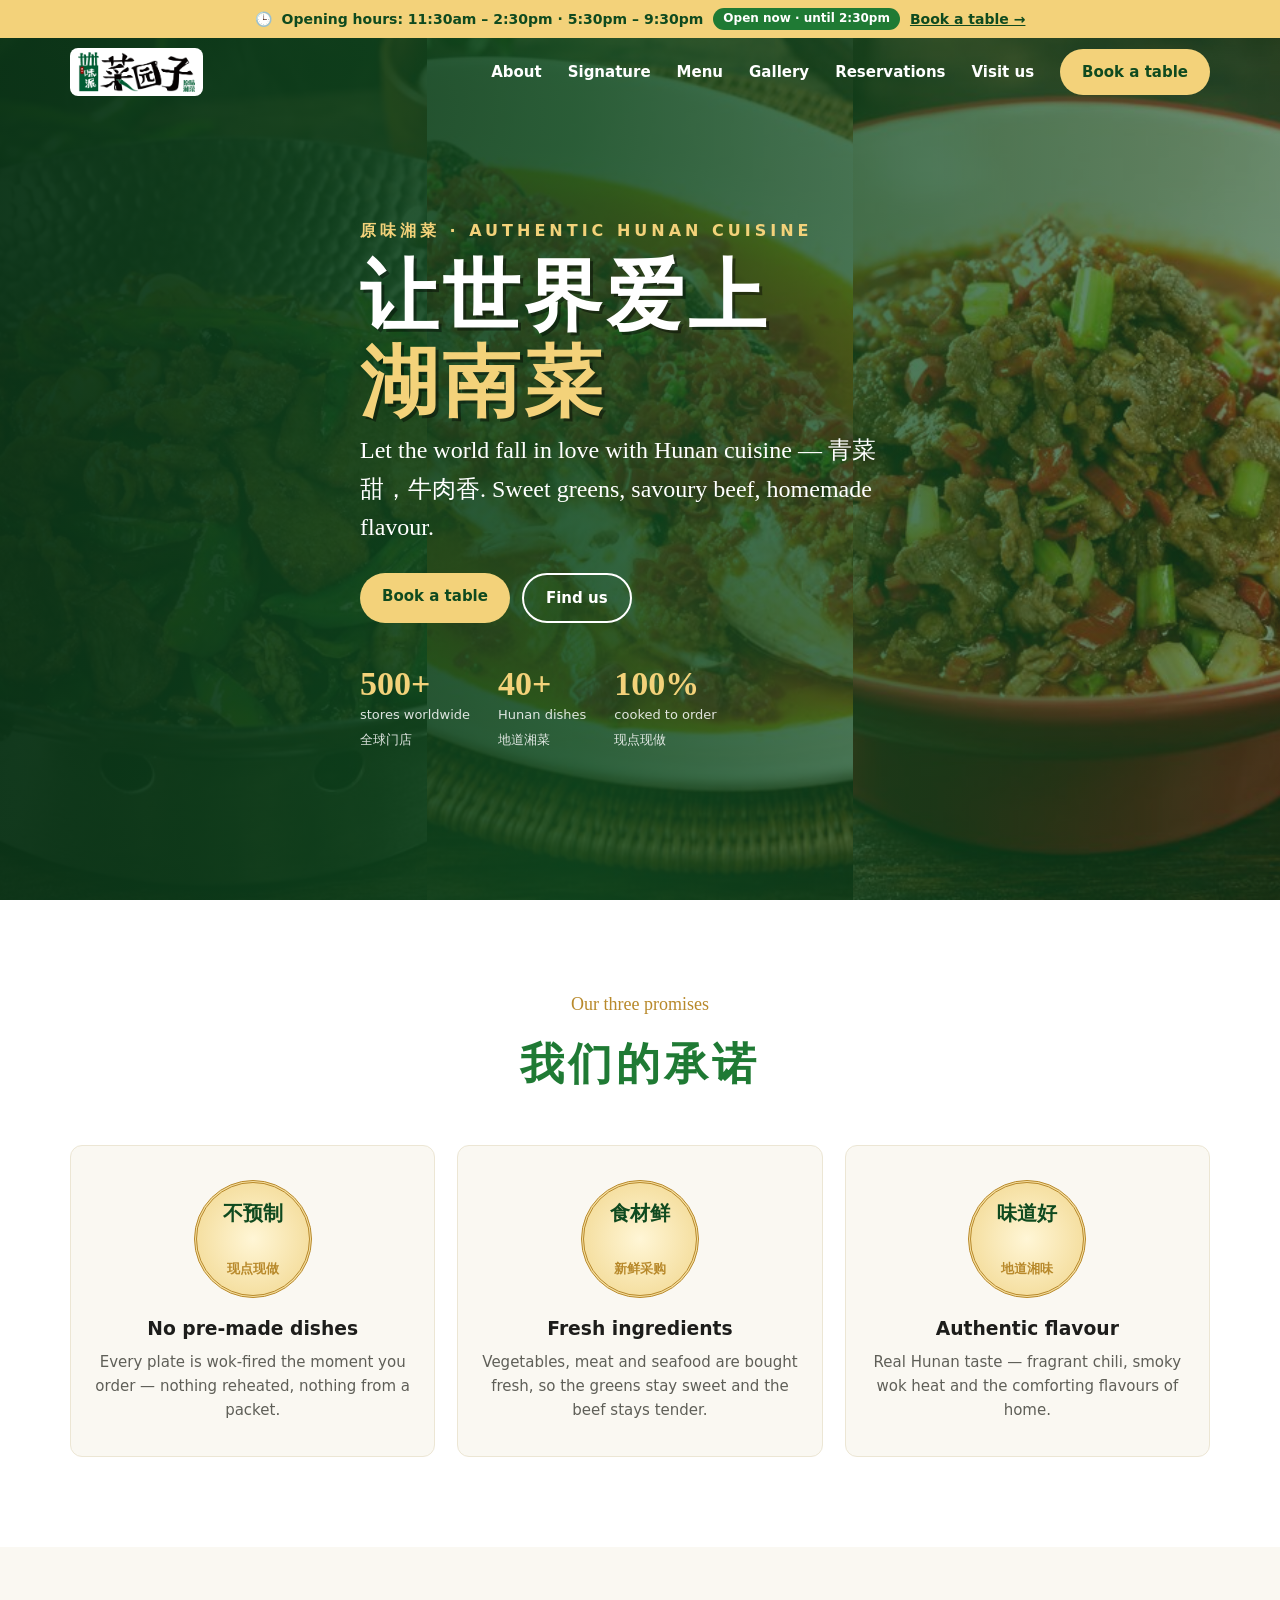
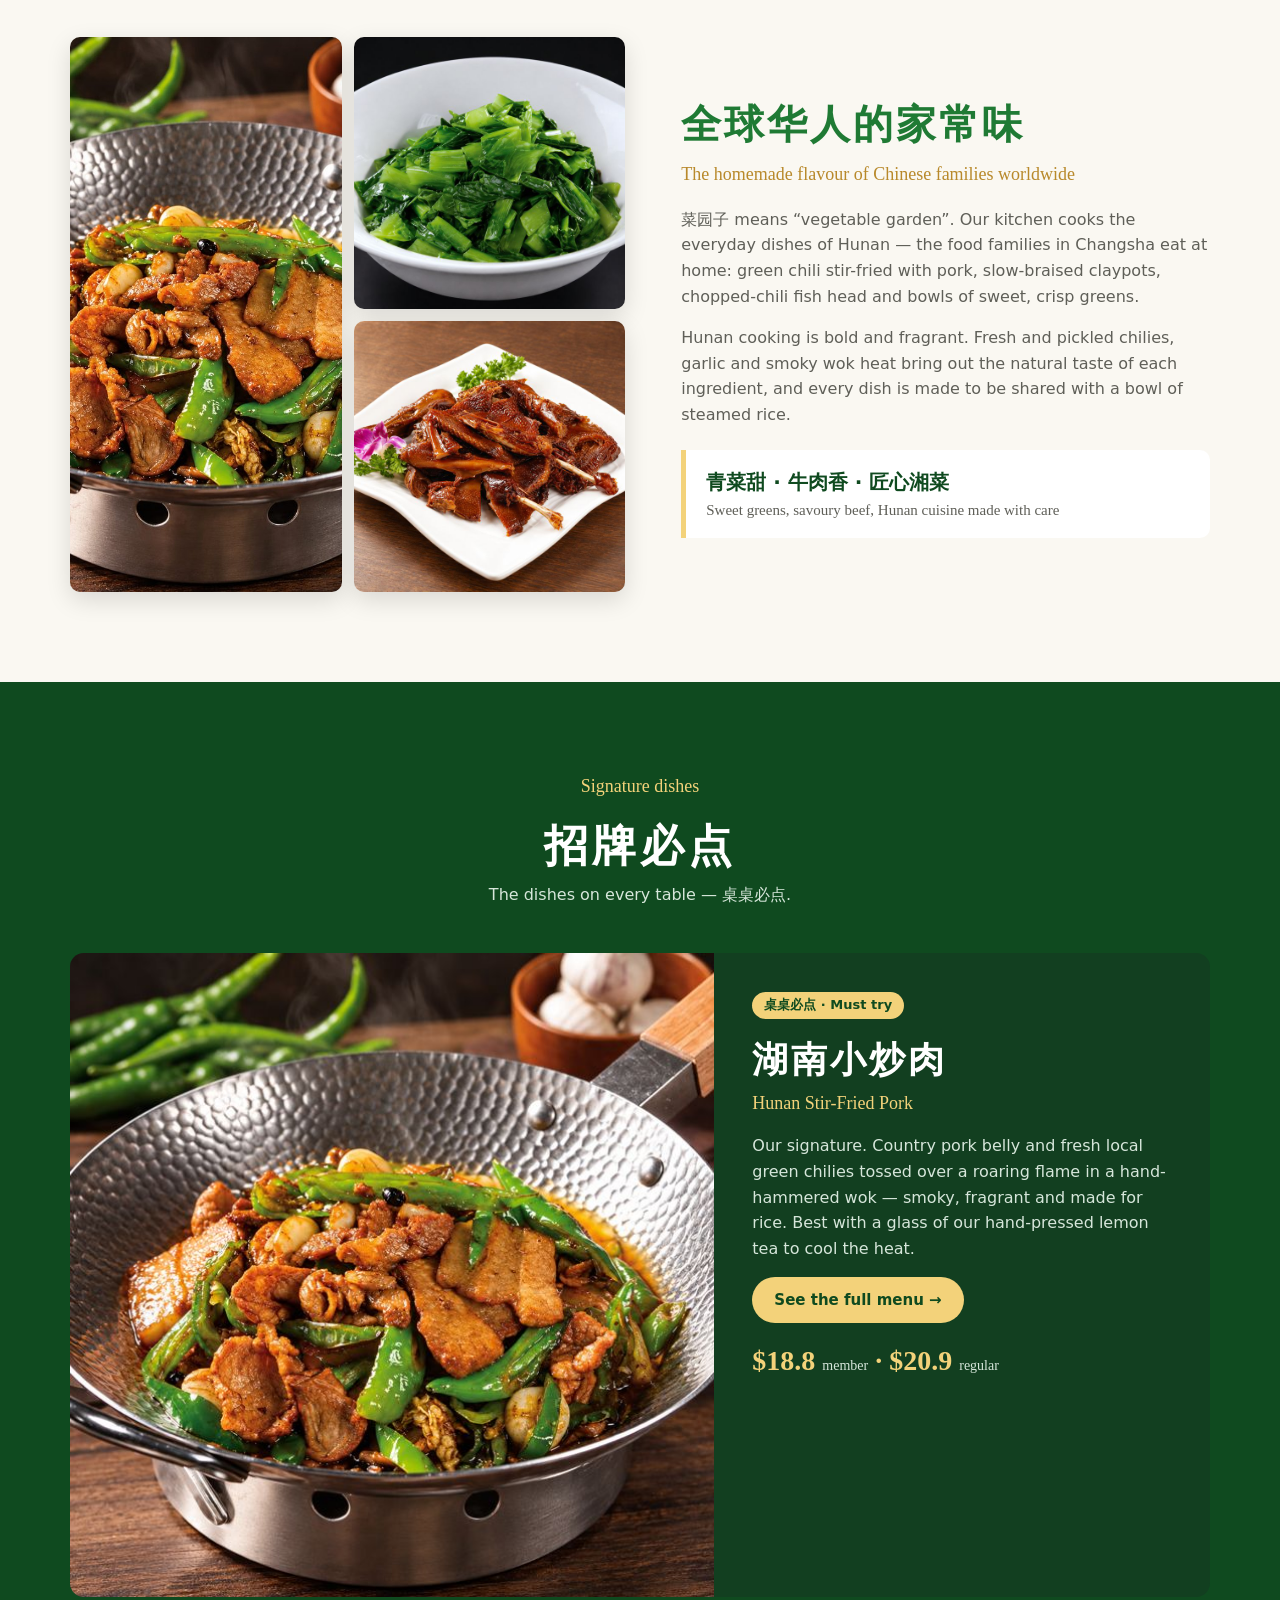
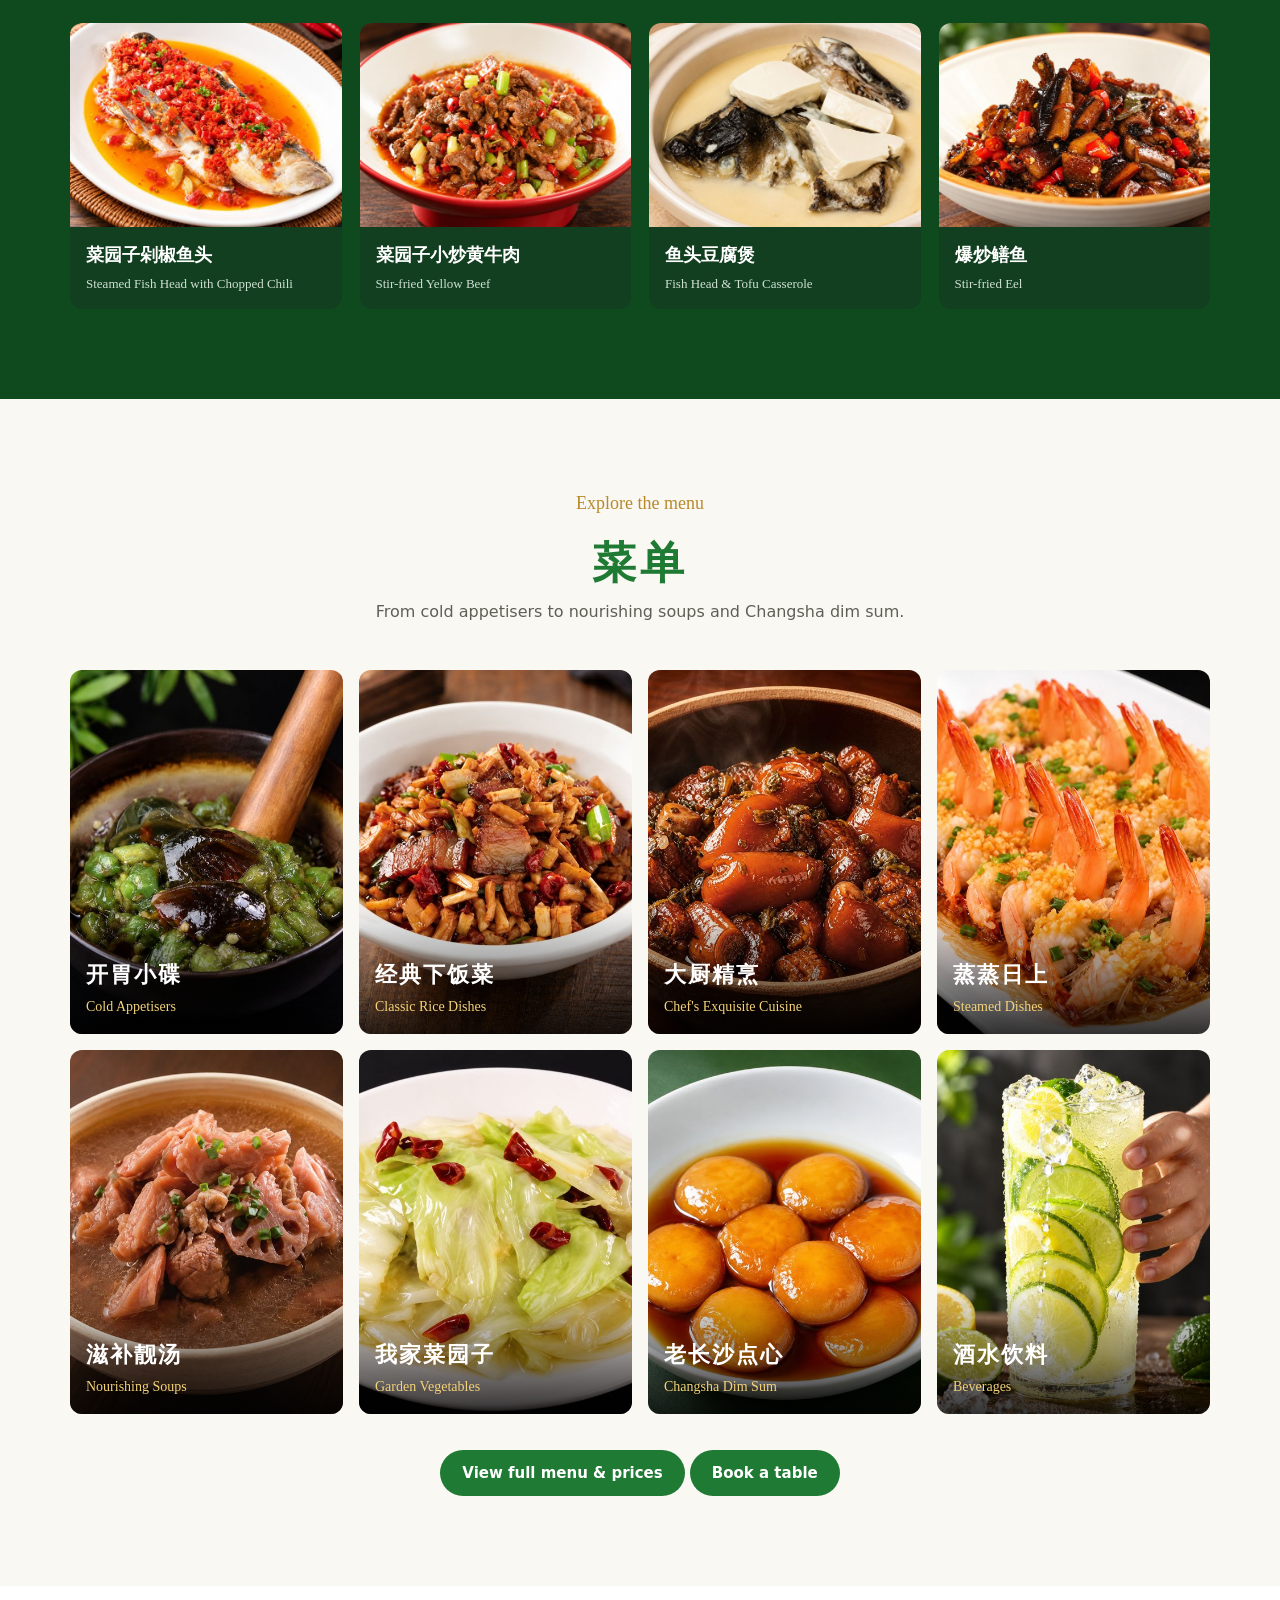
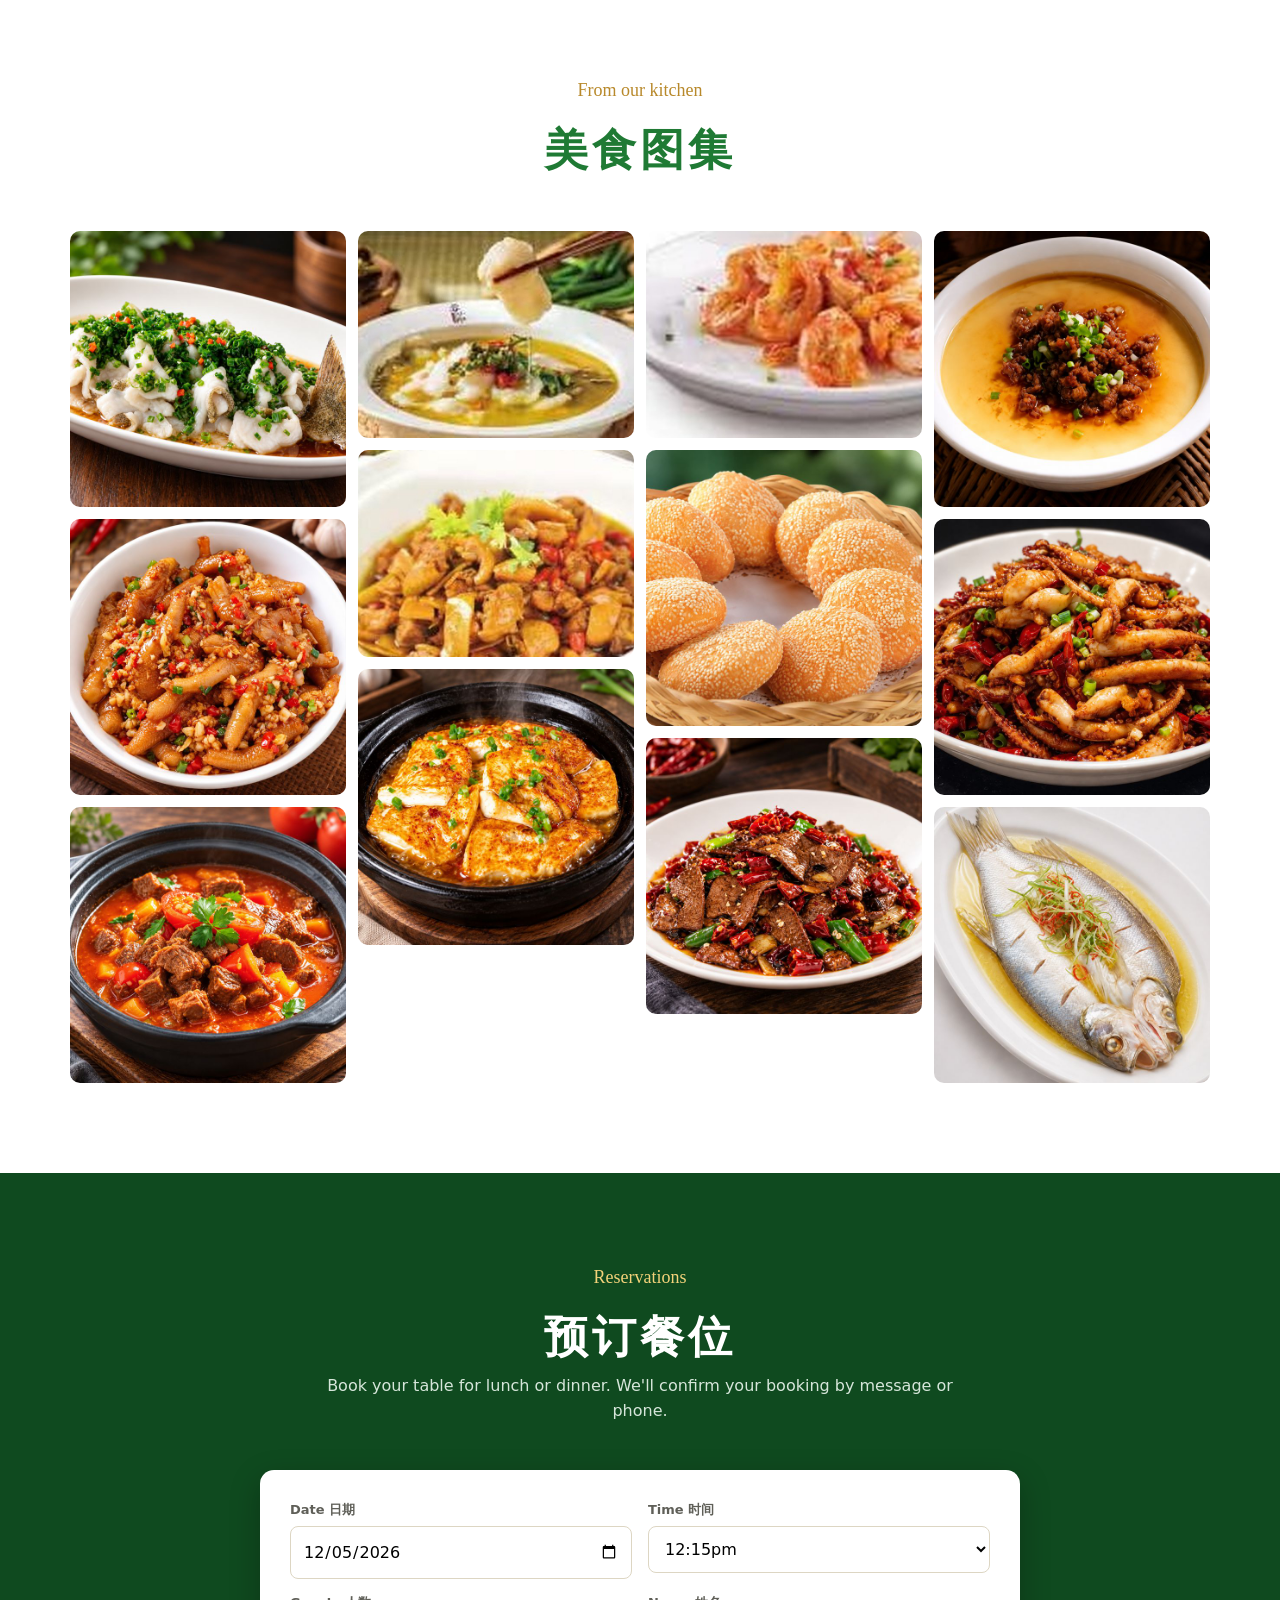
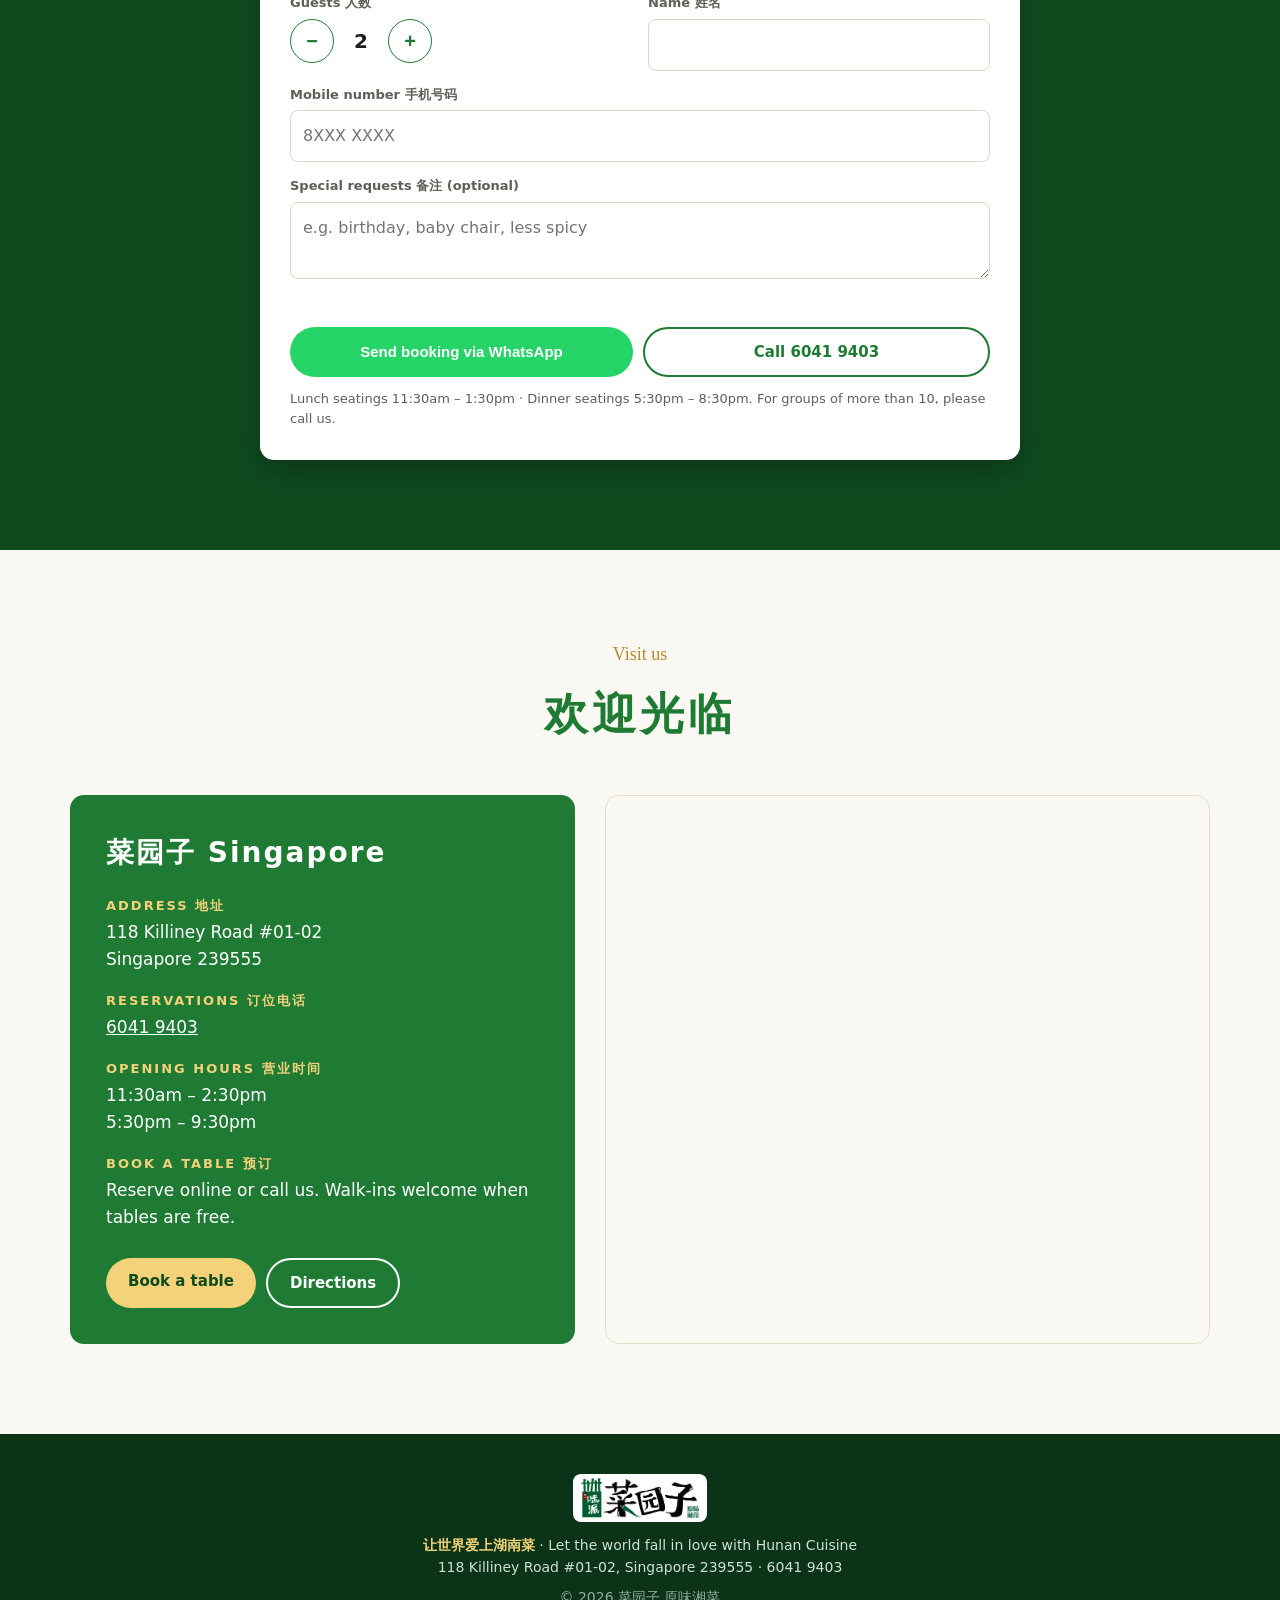
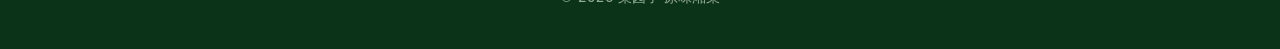
<file: index.html>
<!doctype html>
<html lang="en">
<head>
<meta charset="utf-8">
<meta name="viewport" content="width=device-width,initial-scale=1">
<title>菜园子 · Authentic Hunan Cuisine in Singapore</title>
<meta name="description" content="菜园子 原味湘菜 — authentic Hunan home cooking at 118 Killiney Road, Singapore. Cooked fresh to order with fresh ingredients.">
<meta name="theme-color" content="#1f7a34">
<link rel="stylesheet" href="css/style.css">
</head>
<body>
<header id="hdr">
  <div class="hoursbar" role="note"><div class="wrap"><span class="ic">🕒</span><span><span class="lbl">Opening hours: </span><span class="lbl2">Open </span><b>11:30am – 2:30pm</b> · <b>5:30pm – 9:30pm</b></span><span id="openpill" class="pill"></span><a href="#reserve">Book a table →</a></div></div>
  <div class="wrap nav">
    <a href="#top" class="logo" aria-label="菜园子 home"><img src="img/logo.png" alt="菜园子 原味湘菜"></a>
    <button class="menuT" aria-label="Menu" onclick="document.querySelector('.links').classList.toggle('open')">☰</button>
    <nav class="links" onclick="if(event.target.tagName==='A')this.classList.remove('open')">
      <a href="#about">About</a><a href="#signature">Signature</a><a href="#menu">Menu</a><a href="#gallery">Gallery</a><a href="#reserve">Reservations</a><a href="#visit">Visit us</a>
      <a class="btn" href="#reserve">Book a table</a>
    </nav>
  </div>
</header>

<section class="hero" id="top" style="padding:0">
  <div class="bg"><img src="img/hunan-stir-fried-pork.jpg" alt=""><img src="img/cai-yuan-zi-steamed-fish-head-with-chopped-chili.jpg" alt=""><img src="img/cai-yuan-zi-stir-fried-yellow-beef.jpg" alt=""></div>
  <div class="wrap">
    <div class="kick">原味湘菜 · AUTHENTIC HUNAN CUISINE</div>
    <h1>让世界爱上<br><span>湖南菜</span></h1>
    <p class="en serif">Let the world fall in love with Hunan cuisine — 青菜甜，牛肉香. Sweet greens, savoury beef, homemade flavour.</p>
    <div class="cta"><a class="btn" href="#reserve">Book a table</a><a class="btn ghost" href="#visit">Find us</a></div>
    <div class="stat"><div><b>500+</b><span>stores worldwide<br>全球门店</span></div><div><b>40+</b><span>Hunan dishes<br>地道湘菜</span></div><div><b>100%</b><span>cooked to order<br>现点现做</span></div></div>
  </div>
</section>

<section class="promise" id="about">
  <div class="wrap">
    <div class="head reveal"><p class="en">Our three promises</p><h2 class="zh">我们的承诺</h2></div>
    <div class="pgrid">
      <div class="pcard reveal"><div class="laurel">不预制<small>现点现做</small></div><h3>No pre-made dishes</h3><p>Every plate is wok-fired the moment you order — nothing reheated, nothing from a packet.</p></div>
      <div class="pcard reveal"><div class="laurel">食材鲜<small>新鲜采购</small></div><h3>Fresh ingredients</h3><p>Vegetables, meat and seafood are bought fresh, so the greens stay sweet and the beef stays tender.</p></div>
      <div class="pcard reveal"><div class="laurel">味道好<small>地道湘味</small></div><h3>Authentic flavour</h3><p>Real Hunan taste — fragrant chili, smoky wok heat and the comforting flavours of home.</p></div>
    </div>
  </div>
</section>

<section class="story">
  <div class="wrap grid">
    <div class="collage reveal">
      <img src="img/hunan-stir-fried-pork-wok.jpg" alt="Hunan stir-fried pork in a hammered wok">
      <img src="img/sauteed-leaf-lettuce.jpg" alt="Sautéed leaf lettuce">
      <img src="img/old-changsha-spiced-salted-duck.jpg" alt="Caiyuanzi spiced dry-pressed duck">
    </div>
    <div class="reveal">
      <h2>全球华人的家常味</h2>
      <p class="en">The homemade flavour of Chinese families worldwide</p>
      <p>菜园子 means “vegetable garden”. Our kitchen cooks the everyday dishes of Hunan — the food families in Changsha eat at home: green chili stir-fried with pork, slow-braised claypots, chopped-chili fish head and bowls of sweet, crisp greens.</p>
      <p>Hunan cooking is bold and fragrant. Fresh and pickled chilies, garlic and smoky wok heat bring out the natural taste of each ingredient, and every dish is made to be shared with a bowl of steamed rice.</p>
      <blockquote>青菜甜 · 牛肉香 · 匠心湘菜<span>Sweet greens, savoury beef, Hunan cuisine made with care</span></blockquote>
    </div>
  </div>
</section>

<section class="sig" id="signature">
  <div class="wrap">
    <div class="head reveal"><p class="en">Signature dishes</p><h2 class="zh">招牌必点</h2><p>The dishes on every table — 桌桌必点.</p></div>
    <div class="feat reveal">
      <img src="img/hunan-stir-fried-pork.jpg" alt="Hunan stir-fried pork">
      <div class="t"><span class="tag">桌桌必点 · Must try</span><h3>湖南小炒肉</h3><div class="serif">Hunan Stir-Fried Pork</div>
        <p>Our signature. Country pork belly and fresh local green chilies tossed over a roaring flame in a hand-hammered wok — smoky, fragrant and made for rice. Best with a glass of our hand-pressed lemon tea to cool the heat.</p>
        <p><a class="btn" href="order/?menu#s-sig">See the full menu →</a></p>
        <div class="price">$18.8 <small>member</small> · $20.9 <small>regular</small></div></div>
    </div>
    <div class="dgrid">
      <a class="dish reveal" href="order/?menu#s-garden"><img loading="lazy" src="img/cai-yuan-zi-steamed-fish-head-with-chopped-chili.jpg" alt=""><div><b>菜园子剁椒鱼头</b><span>Steamed Fish Head with Chopped Chili</span></div></a>
      <a class="dish reveal" href="order/?menu#s-sig"><img loading="lazy" src="img/cai-yuan-zi-stir-fried-yellow-beef.jpg" alt=""><div><b>菜园子小炒黄牛肉</b><span>Stir-fried Yellow Beef</span></div></a>
      <a class="dish reveal" href="order/?menu#s-chef"><img loading="lazy" src="img/fish-head-and-tofu-casserole.jpg" alt=""><div><b>鱼头豆腐煲</b><span>Fish Head &amp; Tofu Casserole</span></div></a>
      <a class="dish reveal" href="order/?menu#s-garden"><img loading="lazy" src="img/stir-fried-eel.jpg" alt=""><div><b>爆炒鳝鱼</b><span>Stir-fried Eel</span></div></a>
    </div>
  </div>
</section>

<section id="menu">
  <div class="wrap">
    <div class="head reveal"><p class="en">Explore the menu</p><h2 class="zh">菜单</h2><p>From cold appetisers to nourishing soups and Changsha dim sum.</p></div>
    <div class="cats">
      <a class="cat reveal" href="order/?menu#s-cold"><img loading="lazy" src="img/mashed-green-peppers-with-preserved-egg.jpg" alt=""><div><b>开胃小碟</b><span>Cold Appetisers</span></div></a>
      <a class="cat reveal" href="order/?menu#s-rice"><img loading="lazy" src="img/stir-fried-dried-radish-with-preserved-pork.jpg" alt=""><div><b>经典下饭菜</b><span>Classic Rice Dishes</span></div></a>
      <a class="cat reveal" href="order/?menu#s-chef"><img loading="lazy" src="img/braised-pork-trotters-with-preserved-mustard-greens.jpg" alt=""><div><b>大厨精烹</b><span>Chef's Exquisite Cuisine</span></div></a>
      <a class="cat reveal" href="order/?menu#s-steam"><img loading="lazy" src="img/garlic-shrimp-with-vermicelli.jpg" alt=""><div><b>蒸蒸日上</b><span>Steamed Dishes</span></div></a>
      <a class="cat reveal" href="order/?menu#s-soup"><img loading="lazy" src="img/lotus-root-and-pork-knuckle-soup.jpg" alt=""><div><b>滋补靓汤</b><span>Nourishing Soups</span></div></a>
      <a class="cat reveal" href="order/?menu#s-veg"><img loading="lazy" src="img/shredded-cabbage-stir-fry.jpg" alt=""><div><b>我家菜园子</b><span>Garden Vegetables</span></div></a>
      <a class="cat reveal" href="order/?menu#s-dim"><img loading="lazy" src="img/sugar-oil-glutinous-rice-cakes.jpg" alt=""><div><b>老长沙点心</b><span>Changsha Dim Sum</span></div></a>
      <a class="cat reveal" href="order/?menu#s-drink"><img loading="lazy" src="img/handcrafted-fresh-lemon-tea.jpg" alt=""><div><b>酒水饮料</b><span>Beverages</span></div></a>
    </div>
    <div class="center"><a class="btn green" href="order/?menu">View full menu &amp; prices</a> <a class="btn green" href="#reserve">Book a table</a></div>
  </div>
</section>

<section class="gallery" id="gallery">
  <div class="wrap">
    <div class="head reveal"><p class="en">From our kitchen</p><h2 class="zh">美食图集</h2></div>
    <div class="gal">
      <img loading="lazy" src="img/steamed-sea-bass-with-chili-sauce.jpg" alt="Steamed sea bass with chili sauce">
      <img loading="lazy" src="img/garlic-chicken-feet.jpg" alt="Garlic chicken feet">
      <img loading="lazy" src="img/braised-beef-brisket-with-tomato.jpg" alt="Braised beef brisket with tomato">
      <img loading="lazy" src="img/sour-fish-in-golden-broth.jpg" alt="Sour fish in golden broth">
      <img loading="lazy" src="img/stir-fried-chicken-with-old-ginger.jpg" alt="Stir-fried chicken with old ginger">
      <img loading="lazy" src="img/braised-tofu-in-clay-pot.jpg" alt="Braised tofu in clay pot">
      <img loading="lazy" src="img/salt-and-pepper-spicy-shrimp.jpg" alt="Salt and pepper spicy shrimp">
      <img loading="lazy" src="img/pumpkin-pancakes.jpg" alt="Pumpkin pancakes">
      <img loading="lazy" src="img/bandit-style-sauteed-pork-liver.jpg" alt="Bandit-style sautéed pork liver">
      <img loading="lazy" src="img/steamed-egg-with-minced-pork.jpg" alt="Steamed egg with minced pork">
      <img loading="lazy" src="img/dry-pot-squid-tentacles.jpg" alt="Dry pot squid tentacles">
      <img loading="lazy" src="img/grilled-white-culter-fish.jpg" alt="Grilled white culter fish">
    </div>
  </div>
</section>

<section class="reserve" id="reserve">
  <div class="wrap">
    <div class="head reveal"><p class="en">Reservations</p><h2 class="zh">预订餐位</h2><p>Book your table for lunch or dinner. We'll confirm your booking by message or phone.</p></div>
    <form class="rform reveal" id="rform" novalidate>
      <div class="rgrid">
        <div><label for="rdate">Date 日期</label><input type="date" id="rdate" required></div>
        <div><label for="rtime">Time 时间</label><select id="rtime" required></select></div>
        <div><label>Guests 人数</label><div class="guests"><button type="button" aria-label="Fewer guests" data-d="-1">−</button><output id="rpax">2</output><button type="button" aria-label="More guests" data-d="1">+</button></div></div>
        <div><label for="rname">Name 姓名</label><input id="rname" autocomplete="name" required></div>
        <div class="full"><label for="rphone">Mobile number 手机号码</label><input id="rphone" inputmode="tel" autocomplete="tel" placeholder="8XXX XXXX" required></div>
        <div class="full"><label for="rnote">Special requests 备注 (optional)</label><textarea id="rnote" rows="2" placeholder="e.g. birthday, baby chair, less spicy"></textarea></div>
      </div>
      <div class="rerr" id="rerr" role="alert"></div>
      <div class="ractions">
        <button type="submit" class="btn wa">Send booking via WhatsApp</button>
        <a class="btn call" href="tel:+6560419403">Call 6041 9403</a>
      </div>
      <p class="rnote">Lunch seatings 11:30am – 1:30pm · Dinner seatings 5:30pm – 8:30pm. For groups of more than 10, please call us.</p>
      <div class="rdone" id="rdone"><b>谢谢！Your booking message is ready</b><p>Press send in WhatsApp. Your table is confirmed once we reply.</p></div>
    </form>
  </div>
</section>

<section class="visit" id="visit">
  <div class="wrap">
    <div class="head reveal"><p class="en">Visit us</p><h2 class="zh">欢迎光临</h2></div>
    <div class="grid">
      <div class="info reveal">
        <h3>菜园子 Singapore</h3>
        <dl>
          <div><dt>Address 地址</dt><dd>118 Killiney Road #01-02<br>Singapore 239555</dd></div>
          <div><dt>Reservations 订位电话</dt><dd><a href="tel:+6560419403">6041 9403</a></dd></div>
          <div><dt>Opening hours 营业时间</dt><dd>11:30am – 2:30pm<br>5:30pm – 9:30pm</dd></div>
          <div><dt>Book a table 预订</dt><dd>Reserve online or call us. Walk-ins welcome when tables are free.</dd></div>
        </dl>
        <p style="margin:26px 0 0;display:flex;gap:10px;flex-wrap:wrap"><a class="btn" href="#reserve">Book a table</a><a class="btn ghost" href="https://www.google.com/maps/search/?api=1&amp;query=118+Killiney+Road+Singapore+239555" target="_blank" rel="noopener">Directions</a></p>
      </div>
      <div class="map reveal"><iframe title="Map to 118 Killiney Road" loading="lazy" referrerpolicy="no-referrer-when-downgrade" src="https://maps.google.com/maps?q=118%20Killiney%20Road%2C%20Singapore%20239555&amp;z=16&amp;output=embed"></iframe></div>
    </div>
  </div>
</section>

<footer>
  <div class="logo"><img src="img/logo.png" alt="菜园子"></div>
  <div><b>让世界爱上湖南菜</b> · Let the world fall in love with Hunan Cuisine</div>
  <div>118 Killiney Road #01-02, Singapore 239555 · 6041 9403</div>
  <div style="margin-top:8px;opacity:.7">© <span id="yr"></span> 菜园子 原味湘菜</div>
</footer>

<script src="js/main.js"></script>
</body>
</html>
</file>
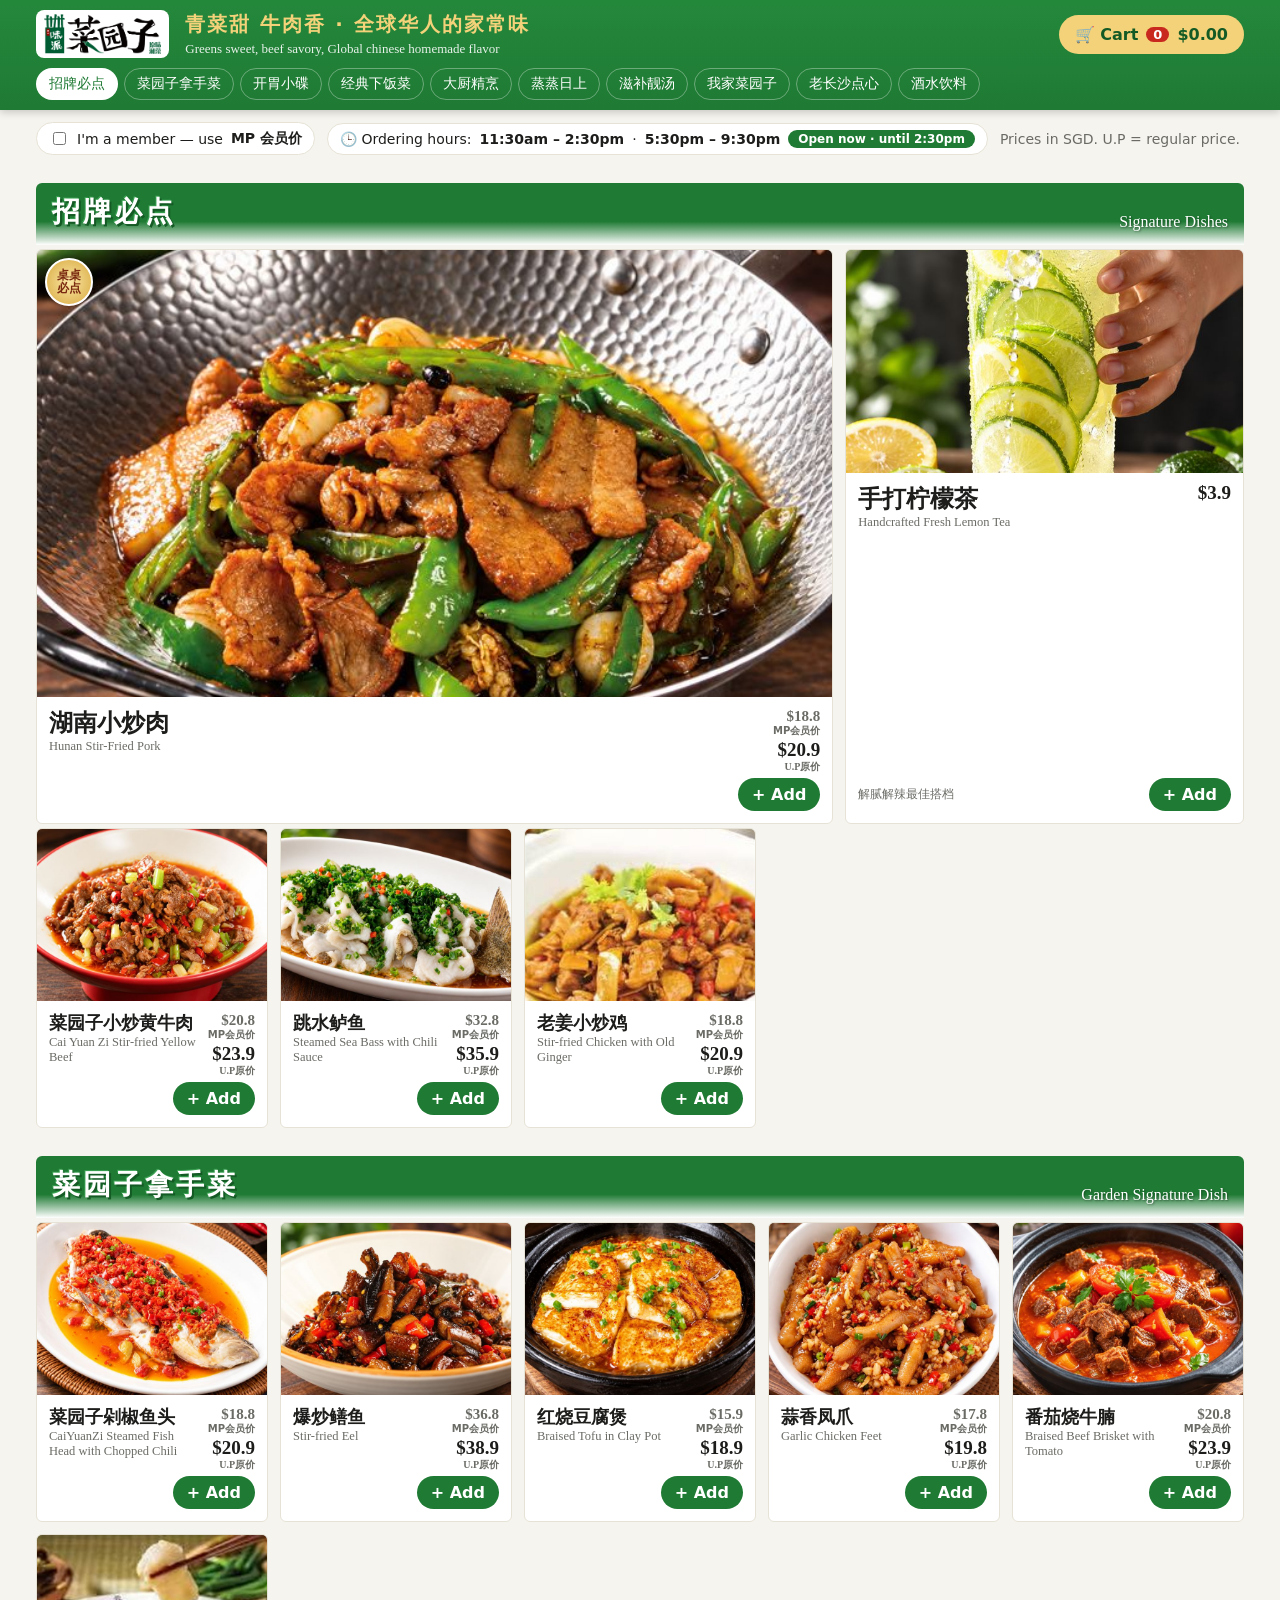
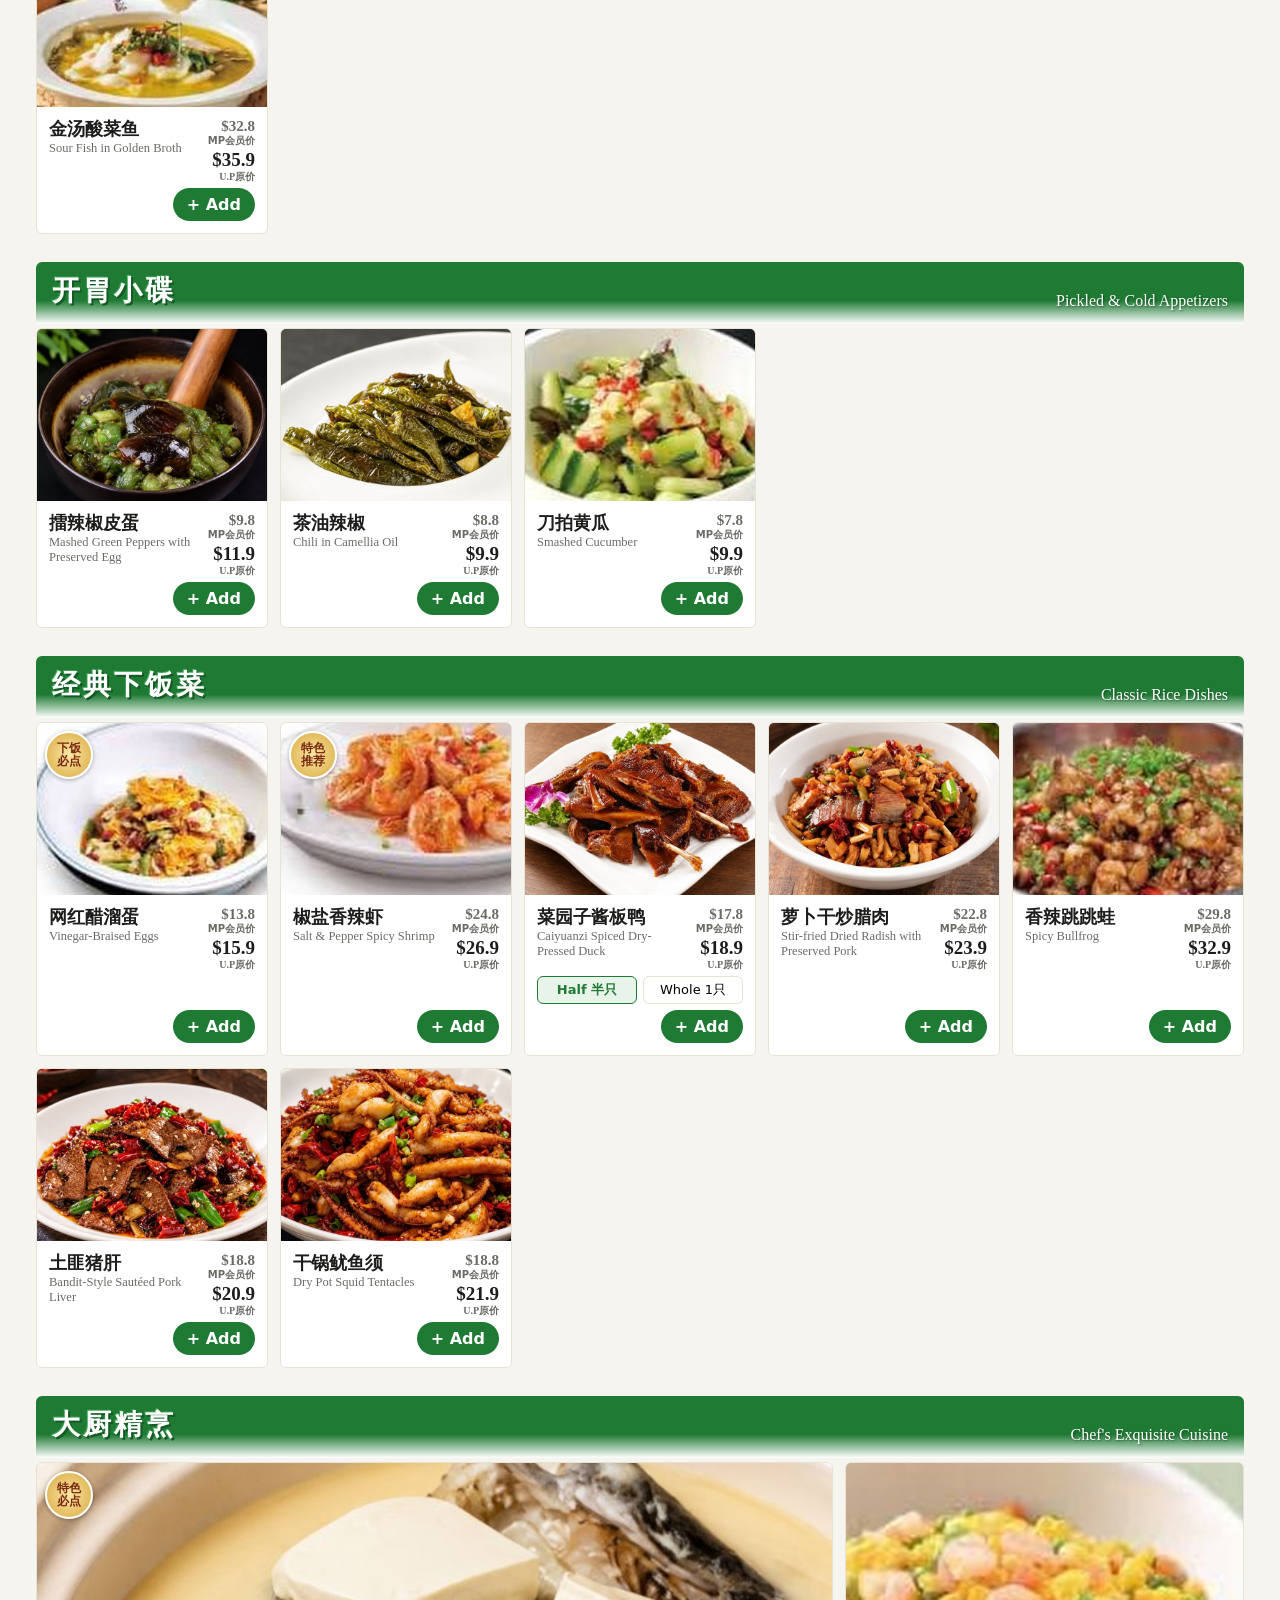
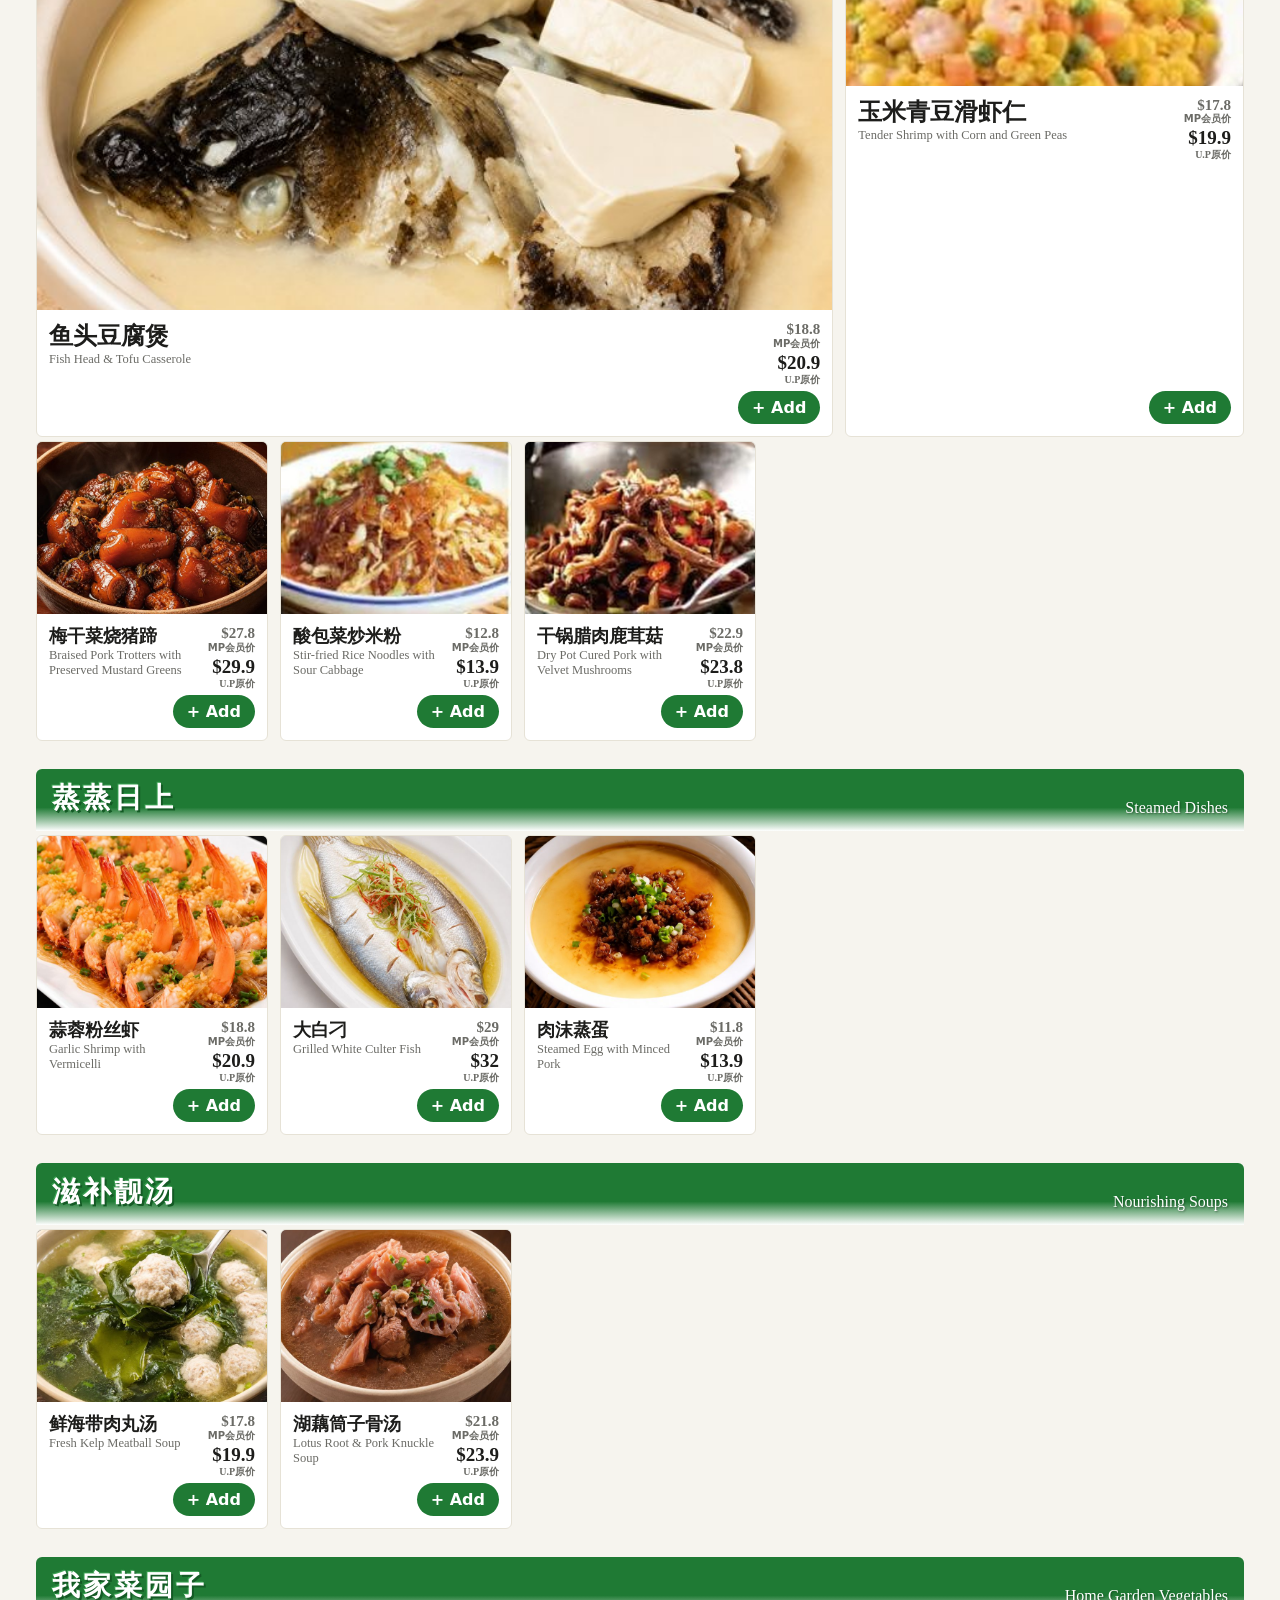
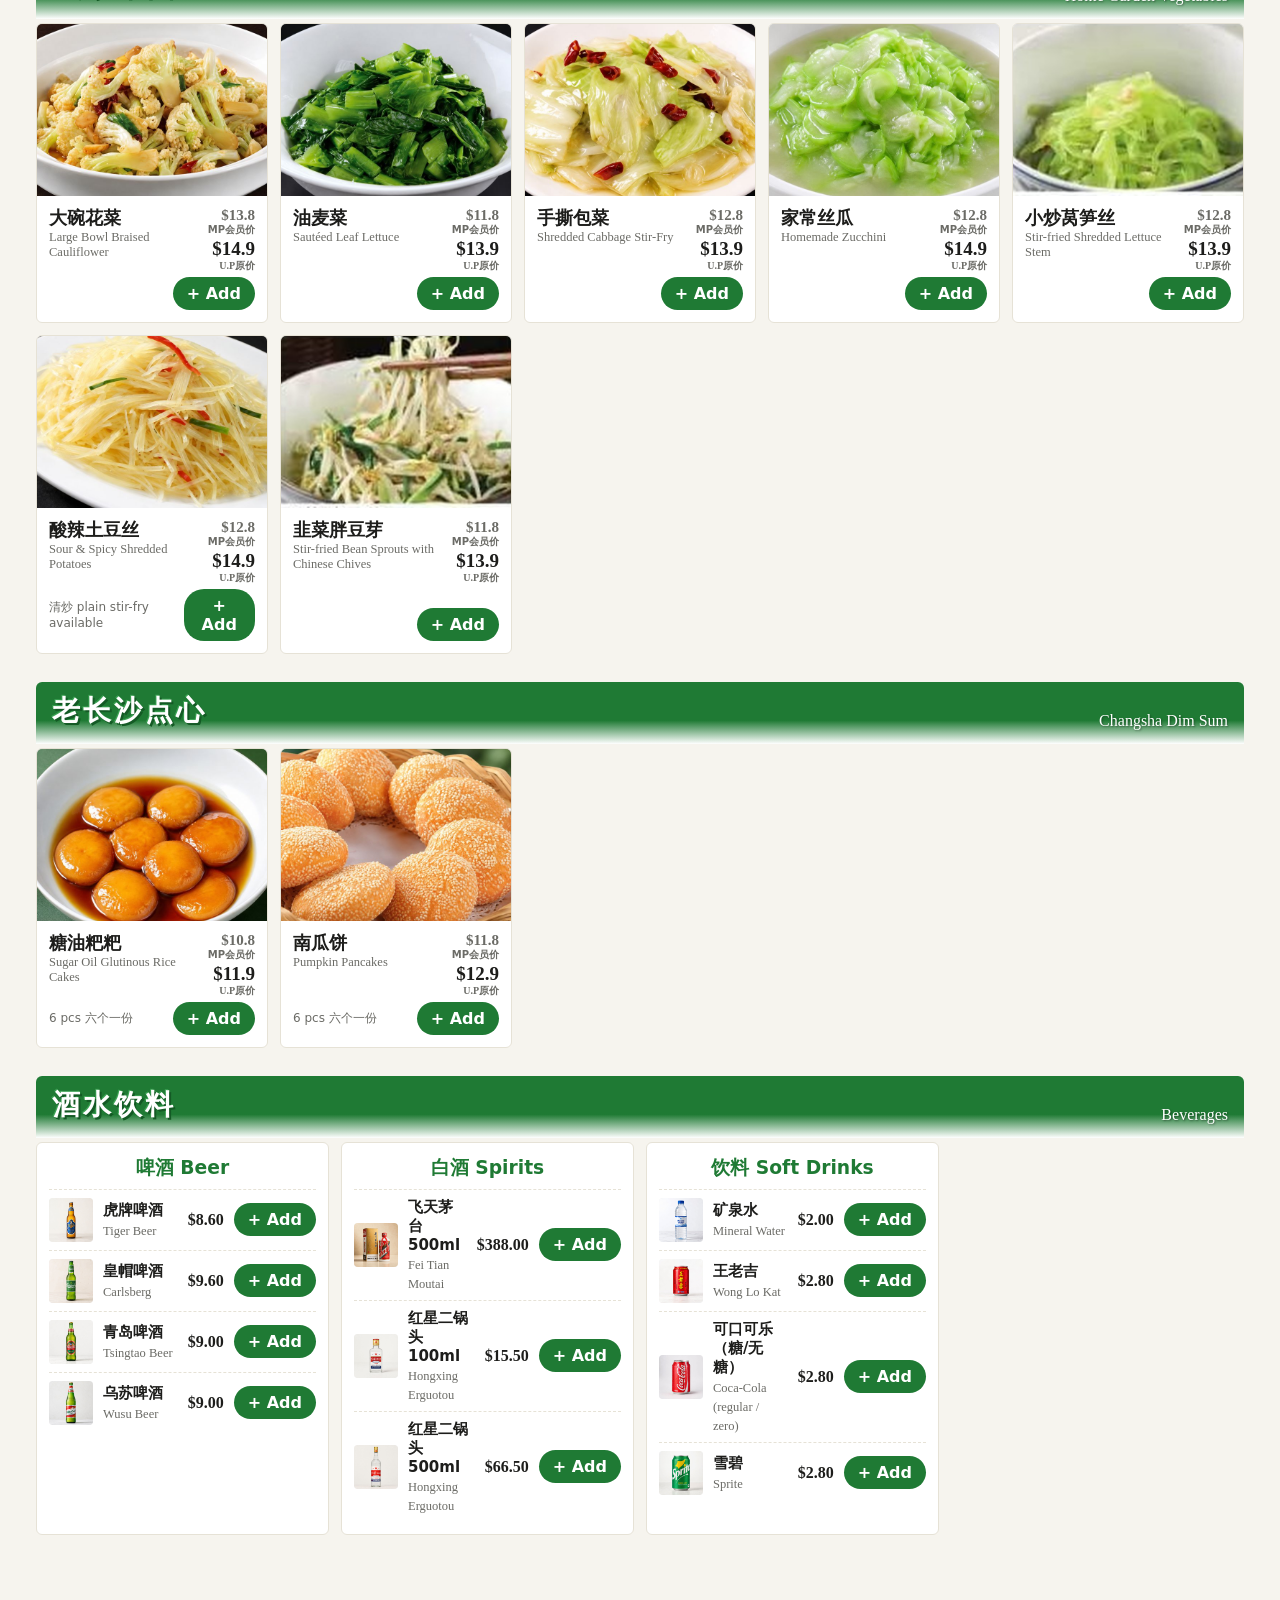
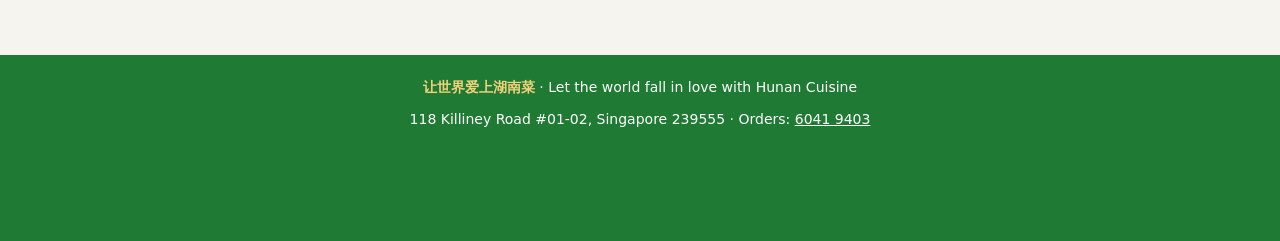
<file: order/index.html>
<!doctype html>
<html lang="en">
<head>
<meta charset="utf-8">
<meta name="viewport" content="width=device-width,initial-scale=1,viewport-fit=cover">
<title>菜园子 Order Online</title>
<meta name="theme-color" content="#1f7a34">
<link rel="stylesheet" href="css/order.css">
</head>
<body>
<header>
  <div class="top">
    <div class="logo"><img src="../img/logo.png" alt="菜园子 原味湘菜"></div>
    <div class="slogan"><b>青菜甜 牛肉香 · 全球华人的家常味</b><span>Greens sweet, beef savory, Global chinese homemade flavor</span></div>
    <button class="cartbtn" onclick="openCart()">🛒 Cart <i id="cnt">0</i> <span id="ctot">$0.00</span></button>
  </div>
  <nav id="nav"></nav>
</header>
<div class="bar">
  <label class="toggle"><input type="checkbox" id="member" style="width:auto"> I'm a member — use <b>MP 会员价</b></label>
  <span class="hours">🕒 Ordering hours: <b>11:30am – 2:30pm</b> · <b>5:30pm – 9:30pm</b> <span id="openpill" class="pill"></span></span>
  <span>Prices in SGD. U.P = regular price.</span>
</div>
<main id="menu"></main>
<footer>
  <div><b>让世界爱上湖南菜</b> · Let the world fall in love with Hunan Cuisine</div>
  <p>118 Killiney Road #01-02, Singapore 239555 · Orders: <a href="tel:+6560419403" style="color:#fff">6041 9403</a></p>
</footer>
<button class="fab hide" id="fab" onclick="openCart()"><span>🛒 <span id="fcnt">0</span> items</span><span>View cart · <span id="ftot">$0.00</span></span></button>

<div id="shell">
  <div class="scrim" onclick="closeCart()"></div>
  <aside class="drawer" aria-label="Cart">
    <div class="dh"><h3 id="dtitle">Your order</h3><button onclick="closeCart()" aria-label="Close">×</button></div>
    <div class="db" id="db"></div>
    <div class="df" id="df"></div>
  </aside>
</div>

<script src="js/order.js"></script>
</body>
</html>
</file>
<file: css/style.css>
/* 菜园子 website – styles (colours, layout, phone layout) */
:root{--g:#1f7a34;--gd:#0f4a1f;--gold:#f3d27a;--golddk:#b8892b;--ink:#1d1d1b;--mute:#5f5f58;--bg:#faf8f2;--red:#c8281e}
*{box-sizing:border-box}html{scroll-behavior:smooth}
body{margin:0;font-family:system-ui,-apple-system,"Segoe UI","PingFang SC","Microsoft YaHei",sans-serif;color:var(--ink);background:var(--bg);line-height:1.6}
img{display:block;max-width:100%}a{color:inherit}
.wrap{max-width:1180px;margin:auto;padding:0 20px}
.serif{font-family:Georgia,"Times New Roman",serif}
/* nav */
header{position:fixed;inset:0 0 auto;z-index:20;transition:background .3s,box-shadow .3s}
.hoursbar{background:var(--gold);color:var(--gd);font-size:14px;font-weight:600}
.hoursbar .wrap{display:flex;align-items:center;justify-content:center;gap:10px;flex-wrap:wrap;min-height:38px;padding-top:6px;padding-bottom:6px;text-align:center}
.hoursbar b{font-weight:800}
.hoursbar .pill{color:#fff;background:var(--g);border-radius:12px;padding:1px 10px;font-size:12px;font-weight:800}
.hoursbar .pill.closed{background:var(--red)}
.hoursbar a{color:var(--gd);font-weight:800}
.hoursbar b{white-space:nowrap}.hoursbar .lbl2{display:none}
@media (max-width:600px){.hoursbar{font-size:12.5px}.hoursbar .wrap{gap:4px 8px;padding-left:10px;padding-right:10px}.hoursbar .lbl,.hoursbar .ic{display:none}.hoursbar .lbl2{display:inline}.hoursbar .pill{font-size:11px}}
header.solid{background:var(--g);box-shadow:0 2px 10px #0003}
.nav{display:flex;align-items:center;justify-content:space-between;height:68px}
.logo{background:#fff;border-radius:8px;padding:4px 8px;height:48px;display:flex}.logo img{height:40px;width:auto}
.links{display:flex;gap:26px;align-items:center}
.links a{color:#fff;text-decoration:none;font-weight:600;font-size:15px}
.links a:hover{color:var(--gold)}
.btn{display:inline-block;background:var(--gold);color:var(--gd)!important;padding:11px 22px;border-radius:30px;font-weight:800;text-decoration:none;border:0;font-size:15px}
.btn:hover{background:#fff}
.btn.ghost{background:transparent;color:#fff!important;border:2px solid #fff}
.menuT{display:none;background:none;border:0;color:#fff;font-size:28px;cursor:pointer}
/* hero */
.hero{position:relative;min-height:100vh;display:grid;align-items:center;color:#fff;overflow:hidden;background:var(--gd)}
.hero .bg{position:absolute;inset:0;display:grid;grid-template-columns:repeat(3,1fr);opacity:.55}
.hero .bg img{width:100%;height:100%;object-fit:cover}
.hero:after{content:"";position:absolute;inset:0;background:linear-gradient(90deg,#0b3317f2 0%,#0f4a1fc4 45%,#0f4a1f40 100%)}
.hero .wrap{position:relative;z-index:1;padding-top:130px;padding-bottom:60px}
.hero .kick{color:var(--gold);letter-spacing:4px;font-weight:700}
.hero h1{font-size:clamp(40px,7vw,78px);line-height:1.1;margin:10px 0 6px;letter-spacing:4px;text-shadow:3px 3px 0 #0006}
.hero h1 span{color:var(--gold)}
.hero p.en{font-size:clamp(18px,2.4vw,24px);margin:0 0 26px;max-width:560px}
.hero .cta{display:flex;gap:12px;flex-wrap:wrap}
.stat{display:flex;gap:28px;margin-top:44px;flex-wrap:wrap}
.stat div b{display:block;font-size:34px;color:var(--gold);font-family:Georgia,serif;line-height:1}
.stat div span{font-size:13px;opacity:.85}
/* sections */
section{padding:90px 0}
.head{text-align:center;max-width:680px;margin:0 auto 46px}
.head .zh{font-size:clamp(30px,4.5vw,44px);font-weight:900;color:var(--g);letter-spacing:4px;margin:0}
.head .en{font-family:Georgia,serif;color:var(--golddk);font-size:18px;margin:0 0 10px}
.head p{color:var(--mute);margin:0}
/* promises */
.promise{background:#fff}
.pgrid{display:grid;grid-template-columns:repeat(3,1fr);gap:22px}
.pcard{text-align:center;padding:34px 22px;border-radius:12px;background:var(--bg);border:1px solid #ece6d4}
.laurel{width:118px;height:118px;margin:0 auto 16px;border-radius:50%;display:grid;place-items:center;background:radial-gradient(#fff6d6,#f1d68c);border:3px double var(--golddk);color:var(--gd);font-weight:900;line-height:1.2;font-size:20px}
.laurel small{display:block;font-size:13px;font-weight:700;color:var(--golddk)}
.pcard h3{margin:0 0 6px}.pcard p{margin:0;color:var(--mute);font-size:15px}
/* story */
.story .grid{display:grid;grid-template-columns:1.05fr 1fr;gap:56px;align-items:center}
.collage{display:grid;grid-template-columns:1fr 1fr;gap:12px}
.collage img{border-radius:10px;aspect-ratio:1;object-fit:cover;box-shadow:0 8px 24px #0002}
.collage img:first-child{grid-row:span 2;aspect-ratio:auto;height:100%}
.story h2{font-size:clamp(28px,4vw,40px);color:var(--g);margin:0 0 4px;letter-spacing:3px}
.story .en{font-family:Georgia,serif;color:var(--golddk);font-size:18px;margin:0 0 18px}
.story p{color:var(--mute)}
.story blockquote{margin:22px 0 0;padding:16px 20px;border-left:5px solid var(--gold);background:#fff;border-radius:0 10px 10px 0;font-size:20px;font-weight:800;color:var(--gd)}
.story blockquote span{display:block;font-family:Georgia,serif;font-weight:400;font-size:15px;color:var(--mute)}
/* signature */
.sig{background:var(--gd);color:#fff}
.sig .head .zh{color:#fff}.sig .head .en{color:var(--gold)}.sig .head p{color:#d6e6da}
.feat{display:grid;grid-template-columns:1.3fr 1fr;gap:0;border-radius:14px;overflow:hidden;background:#123f20;margin-bottom:26px}
.feat img{width:100%;height:100%;object-fit:cover;min-height:340px}
.feat .t{padding:38px}
.tag{display:inline-block;background:var(--gold);color:var(--gd);font-weight:800;font-size:13px;padding:3px 12px;border-radius:20px}
.feat h3{font-size:36px;margin:12px 0 0;letter-spacing:3px}.feat .serif{color:var(--gold);font-size:18px}
.feat p{color:#d6e6da}
.price{font-family:Georgia,serif;font-size:28px;font-weight:700;color:var(--gold)}.price small{font-size:14px;color:#d6e6da;font-weight:400}
.dgrid{display:grid;grid-template-columns:repeat(4,1fr);gap:18px}
.dish{background:#123f20;border-radius:12px;overflow:hidden;transition:transform .2s}
.dish:hover{transform:translateY(-4px)}
.dish img{aspect-ratio:4/3;width:100%;object-fit:cover}
.dish div{padding:14px 16px}.dish b{font-size:18px;display:block}.dish span{font-family:Georgia,serif;font-size:13px;color:#cfe0d3}
/* menu categories */
.cats{display:grid;grid-template-columns:repeat(4,1fr);gap:16px}
.cat{position:relative;border-radius:12px;overflow:hidden;aspect-ratio:3/4;color:#fff;text-decoration:none}
.cat img{width:100%;height:100%;object-fit:cover;transition:transform .4s}
.cat:hover img{transform:scale(1.06)}
.cat div{position:absolute;inset:auto 0 0;padding:50px 16px 16px;background:linear-gradient(transparent,#000c)}
.cat b{font-size:22px;letter-spacing:2px;display:block}.cat span{font-family:Georgia,serif;font-size:14px;color:var(--gold)}
.center{text-align:center;margin-top:36px}
.btn.green{background:var(--g);color:#fff!important}.btn.green:hover{background:var(--gd)}
/* gallery */
.gallery{background:#fff}
.gal{columns:4 220px;column-gap:12px}
.gal img{width:100%;margin:0 0 12px;border-radius:10px;break-inside:avoid}
/* visit */
.visit .grid{display:grid;grid-template-columns:1fr 1.2fr;gap:30px;align-items:stretch}
.info{background:var(--g);color:#fff;border-radius:14px;padding:36px}
.info h3{margin:0 0 20px;font-size:28px;letter-spacing:2px}
.info dl{margin:0;display:grid;gap:18px}
.info dt{color:var(--gold);font-weight:800;font-size:13px;letter-spacing:2px;text-transform:uppercase}
.info dd{margin:2px 0 0;font-size:17px}
.info dd a{color:#fff}
.map{border-radius:14px;overflow:hidden;min-height:380px;border:1px solid #e3ddcb}
.map iframe{width:100%;height:100%;min-height:380px;border:0;display:block}
.reserve{background:var(--gd);color:#fff}
.reserve .head .zh{color:#fff}.reserve .head .en{color:var(--gold)}.reserve .head p{color:#d6e6da}
.rform{max-width:760px;margin:auto;background:#fff;color:var(--ink);border-radius:14px;padding:30px;box-shadow:0 10px 30px #0004}
.rgrid{display:grid;grid-template-columns:1fr 1fr;gap:14px 16px}
.rgrid .full{grid-column:1/-1}
.rform label{display:block;font-size:13px;font-weight:700;color:var(--mute);margin-bottom:5px}
.rform input,.rform select,.rform textarea{width:100%;padding:12px;border:1px solid #ddd6c3;border-radius:8px;font:inherit;background:#fff}
.rform input:focus,.rform select:focus,.rform textarea:focus{outline:2px solid var(--g);border-color:var(--g)}
.guests{display:flex;align-items:center;gap:10px}.guests button{width:44px;height:44px;border-radius:50%;border:1.5px solid var(--g);background:#fff;color:var(--g);font-size:20px;font-weight:800;cursor:pointer}.guests output{min-width:34px;text-align:center;font-size:20px;font-weight:800}
.rerr{color:var(--red);font-size:14px;margin-top:12px;min-height:1em}
.ractions{display:flex;gap:10px;flex-wrap:wrap;margin-top:14px}
.ractions .btn{flex:1;text-align:center;cursor:pointer;min-width:200px}
.btn.wa{background:#25d366;color:#fff!important}.btn.wa:hover{background:#1ebe5b}
.btn.call{background:#fff;color:var(--g)!important;border:2px solid var(--g)}
.rnote{font-size:13px;color:var(--mute);margin:12px 0 0}
.rdone{display:none;text-align:center;padding:14px 0 0}.rdone.on{display:block}.rdone b{font-size:20px;color:var(--g)}
footer{background:#0b3317;color:#cfe0d3;padding:40px 0;text-align:center;font-size:14px}
footer .logo{display:inline-flex;margin-bottom:12px}
footer b{color:var(--gold)}
.reveal{opacity:0;transform:translateY(24px);transition:opacity .7s,transform .7s}.reveal.in{opacity:1;transform:none}
@media (prefers-reduced-motion:reduce){.reveal{opacity:1;transform:none;transition:none}html{scroll-behavior:auto}}
@media (max-width:900px){
  .links{position:fixed;inset:var(--hdr,106px) 0 auto;background:var(--g);flex-direction:column;gap:0;padding:8px 0 18px;display:none}
  .links.open{display:flex}.links a{padding:12px 20px;width:100%;text-align:center}
  .menuT{display:block}
  .pgrid,.story .grid,.feat,.visit .grid,.rgrid{grid-template-columns:1fr}
  .rform{padding:20px}
  .dgrid,.cats{grid-template-columns:1fr 1fr}
  .hero .bg{grid-template-columns:1fr}.hero .bg img:not(:first-child){display:none}
  .feat img{min-height:240px}.feat .t{padding:24px}
  section{padding:64px 0}
}
@media (max-width:480px){.gal{columns:2;column-gap:8px}.gal img{margin-bottom:8px}.dgrid{gap:10px}.dish div{padding:10px}.dish b{font-size:15px}.cat b{font-size:18px}.stat{gap:18px}.stat div b{font-size:26px}}
a.dish{display:block;color:inherit;text-decoration:none}
.cat:focus-visible,.dish:focus-visible{outline:3px solid var(--gold);outline-offset:3px}
</file>
<file: order/css/order.css>
/* 菜园子 online ordering – styles */
:root{--g:#1f7a34;--gd:#145a25;--gold:#f3d27a;--ink:#1d1d1b;--mute:#6b6b66;--bg:#f6f4ee;--card:#fff;--line:#e6e2d6;--red:#c8281e}
*{box-sizing:border-box}
body{margin:0;font-family:system-ui,-apple-system,"Segoe UI","PingFang SC","Microsoft YaHei",sans-serif;background:var(--bg);color:var(--ink)}
button{font:inherit;cursor:pointer}
img{display:block;max-width:100%}
/* header – green band like the printed menu */
header{position:sticky;top:0;z-index:20;background:linear-gradient(#24883b,var(--g));color:#fff;box-shadow:0 2px 8px #0003}
.top{display:flex;align-items:center;gap:16px;max-width:1240px;margin:auto;padding:10px 16px}
.logo{background:#fff;border-radius:8px;padding:4px 8px;height:48px;display:flex;align-items:center}
.logo img{height:40px;width:auto}
.slogan{flex:1;min-width:0}
.slogan b{display:block;color:var(--gold);font-size:20px;letter-spacing:2px;white-space:nowrap;overflow:hidden;text-overflow:ellipsis}
.slogan span{font-family:Georgia,serif;font-size:13px;opacity:.9}
.cartbtn{background:var(--gold);color:var(--gd);border:0;border-radius:24px;padding:10px 16px;font-weight:700;display:flex;gap:8px;align-items:center;white-space:nowrap}
.cartbtn i{font-style:normal;background:var(--red);color:#fff;border-radius:12px;padding:0 7px;font-size:13px}
nav{display:flex;gap:6px;overflow-x:auto;max-width:1240px;margin:auto;padding:0 16px 10px;scrollbar-width:none}
nav::-webkit-scrollbar{display:none}
nav a{flex:none;color:#fff;text-decoration:none;font-size:14px;padding:6px 12px;border:1px solid #ffffff55;border-radius:16px}
nav a.on{background:#fff;color:var(--g)}
.bar{max-width:1240px;margin:12px auto 0;padding:0 16px;display:flex;gap:12px;flex-wrap:wrap;align-items:center;font-size:14px;color:var(--mute)}
.toggle{display:inline-flex;align-items:center;gap:8px;background:#fff;border:1px solid var(--line);border-radius:20px;padding:6px 12px;color:var(--ink)}
main{max-width:1240px;margin:auto;padding:0 16px 120px}
/* section banner like "菜园子拿手菜 Garden Signature Dish" */
.sec{scroll-margin-top:130px;margin-top:28px}
.banner{display:flex;justify-content:space-between;align-items:flex-end;background:linear-gradient(180deg,var(--g) 0 62%,#fff 100%);border-radius:6px 6px 0 0;padding:10px 16px 14px}
.banner h2{margin:0;font-size:28px;color:#fff;letter-spacing:3px;text-shadow:2px 2px 0 var(--gd),-1px -1px 0 #3aa152}
.banner em{font-family:Georgia,serif;font-style:normal;color:#fff;text-align:right;font-size:16px;text-shadow:1px 1px 2px #0006;max-width:50%}
.grid{display:grid;grid-template-columns:repeat(auto-fill,minmax(220px,1fr));gap:12px;margin-top:4px}
.card{background:var(--card);border:1px solid var(--line);border-radius:6px;overflow:hidden;display:flex;flex-direction:column}
.card .ph{aspect-ratio:4/3;background:#ddd;position:relative}
.card .ph img{position:absolute;inset:0;width:100%;height:100%;object-fit:cover}
.badge{position:absolute;left:8px;top:8px;background:radial-gradient(#fbe7a6,#d7a83d);color:#7a2a10;font-weight:800;font-size:12px;border-radius:50%;width:48px;height:48px;display:grid;place-items:center;text-align:center;line-height:1.1;border:2px solid #fff;box-shadow:0 1px 4px #0005}
.info{padding:10px 12px 12px;display:flex;flex-direction:column;gap:6px;flex:1}
.row{display:flex;justify-content:space-between;gap:8px}
.zh{font-weight:800;font-size:18px}
.en{font-family:Georgia,serif;font-size:12.5px;color:var(--mute)}
.price{text-align:right;line-height:1.1;white-space:nowrap}
.price .mp{font-family:Georgia,serif;font-weight:700;font-size:19px}
.price small{display:block;font-size:10px;font-weight:700;color:var(--mute)}
.price .up{font-family:Georgia,serif;font-size:14px;margin-top:4px}
.price.member .up{color:var(--mute)} .price:not(.member) .mp{color:var(--mute);font-size:15px}
.price:not(.member) .up{font-weight:700;font-size:19px;color:var(--ink)}
.opts{display:flex;gap:6px}
.opts button{flex:1;border:1px solid var(--line);background:#fff;border-radius:6px;padding:4px;font-size:13px}
.opts button.on{border-color:var(--g);background:#e8f3ea;color:var(--g);font-weight:700}
.add{margin-top:auto;display:flex;align-items:center;justify-content:space-between;gap:8px}
.add .note{font-size:12px;color:var(--mute)}
.plus{background:var(--g);color:#fff;border:0;border-radius:20px;padding:7px 14px;font-weight:700}
.qty{display:flex;align-items:center;gap:8px}
.qty button{width:30px;height:30px;border-radius:50%;border:1px solid var(--g);background:#fff;color:var(--g);font-weight:800}
/* hero (signature) */
.hero{display:grid;grid-template-columns:2fr 1fr;gap:12px;margin-top:4px}
.hero .card .ph{aspect-ratio:16/9}
.hero .zh{font-size:24px}
/* drinks table like the printed beverages box */
.drinks{display:grid;grid-template-columns:repeat(auto-fill,minmax(280px,1fr));gap:12px;margin-top:4px}
.dcol{background:#fff;border:1px solid var(--line);border-radius:6px;padding:12px}
.dcol h3{margin:0 0 8px;text-align:center;color:var(--g)}
.drow{display:flex;align-items:center;gap:10px;padding:8px 0;border-top:1px dashed var(--line)}
.drow img{width:44px;height:44px;object-fit:contain;border-radius:4px;background:#f3f3f3}
.drow .t{flex:1;min-width:0}.drow .t b{display:block;font-size:15px}
.drow .p{font-family:Georgia,serif;font-weight:700}
/* drawer */
.scrim{position:fixed;inset:0;background:#0006;z-index:40;display:none}
.drawer{position:fixed;z-index:50;background:#fff;display:flex;flex-direction:column;transition:transform .25s;right:0;top:0;bottom:0;width:420px;max-width:100%;transform:translateX(100%)}
.open .scrim{display:block}.open .drawer{transform:none}
.dh{background:var(--g);color:#fff;padding:14px 16px;display:flex;justify-content:space-between;align-items:center}
.dh h3{margin:0}.dh button{background:none;border:0;color:#fff;font-size:24px}
.db{flex:1;overflow:auto;padding:12px 16px}
.df{border-top:1px solid var(--line);padding:12px 16px calc(12px + env(safe-area-inset-bottom))}
.line{display:flex;gap:10px;align-items:center;padding:10px 0;border-bottom:1px solid var(--line)}
.line img{width:56px;height:56px;object-fit:cover;border-radius:6px}
.line .t{flex:1;min-width:0;font-size:14px}.line .t b{display:block}
.sum{display:flex;justify-content:space-between;font-size:14px;margin:4px 0}.sum.tot{font-size:18px;font-weight:800}
.big{width:100%;background:var(--g);color:#fff;border:0;border-radius:8px;padding:14px;font-size:16px;font-weight:700;margin-top:8px}
.big:disabled{opacity:.5}
.ghost{background:#fff;color:var(--g);border:1px solid var(--g)}
fieldset{border:0;padding:0;margin:0 0 16px}
legend{font-weight:800;margin-bottom:8px}
.seg{display:grid;grid-template-columns:repeat(3,1fr);gap:6px}
.pick{border:1.5px solid var(--line);border-radius:8px;padding:10px;background:#fff;text-align:left;display:flex;gap:10px;align-items:center}
.pick.on{border-color:var(--g);background:#eef7f0}
.pick .ic{width:36px;height:24px;border-radius:4px;display:grid;place-items:center;font-size:11px;font-weight:800;color:#fff;flex:none}
.seg .pick{justify-content:center;text-align:center}
.pays{display:grid;gap:6px}
label.f{display:block;font-size:13px;margin:8px 0 4px;color:var(--mute)}
input,textarea,select{width:100%;padding:10px;border:1px solid var(--line);border-radius:6px;font:inherit;background:#fff}
.two{display:grid;grid-template-columns:1fr 1fr;gap:8px}
.hint{font-size:12px;color:var(--mute);margin-top:6px}
.qr{width:180px;height:180px;margin:10px auto;display:block;border:8px solid #fff;outline:2px solid #7b2d8e;border-radius:6px}
.err{color:var(--red);font-size:13px;margin-top:6px}
.hours{display:inline-flex;align-items:center;gap:8px;flex-wrap:wrap;background:#fff;border:1px solid var(--line);border-radius:20px;padding:6px 12px;color:var(--ink)}
.pill{font-weight:800;font-size:12px;padding:2px 10px;border-radius:12px;color:#fff;background:var(--g)}.pill.closed{background:var(--red)}
.closedmsg{background:#fdecea;color:var(--red);border-radius:8px;padding:10px 12px;font-size:14px;margin-top:8px}
.empty{text-align:center;color:var(--mute);padding:40px 0}
.ok{text-align:center;padding:20px 0}.ok .tick{font-size:56px;color:var(--g)}
footer{background:var(--g);color:#fff;text-align:center;padding:24px 16px 100px;font-size:14px}
footer b{color:var(--gold)}
.fab{display:none}
@media (max-width:720px){
  .slogan{display:none}.top{justify-content:space-between}
  .cartbtn{display:none}
  .fab{display:flex;position:fixed;left:16px;right:16px;bottom:calc(12px + env(safe-area-inset-bottom));z-index:30;justify-content:space-between;align-items:center;background:var(--g);color:#fff;border:0;border-radius:28px;padding:14px 20px;font-weight:700;box-shadow:0 4px 16px #0004}
  .fab.hide{display:none}
  .hero{grid-template-columns:1fr}
  .grid{grid-template-columns:repeat(2,1fr);gap:8px}
  .zh{font-size:15px}.en{font-size:11px}.price .mp,.price:not(.member) .up{font-size:16px}
  .info{padding:8px}.row{flex-direction:column;gap:4px}.price{text-align:left;display:flex;gap:10px;align-items:baseline}
  .price .up{margin:0}
  .banner h2{font-size:22px}.banner em{font-size:13px}
  .drawer{top:auto;width:100%;height:92vh;border-radius:16px 16px 0 0;transform:translateY(100%)}
}
a.cartbtn{text-decoration:none}
.back{color:var(--g);font-weight:800;text-decoration:none;background:#fff;border:1px solid var(--line);border-radius:20px;padding:6px 12px}
@media (max-width:720px){body.menuonly .cartbtn{display:flex;padding:8px 14px;font-size:14px}}
</file>
